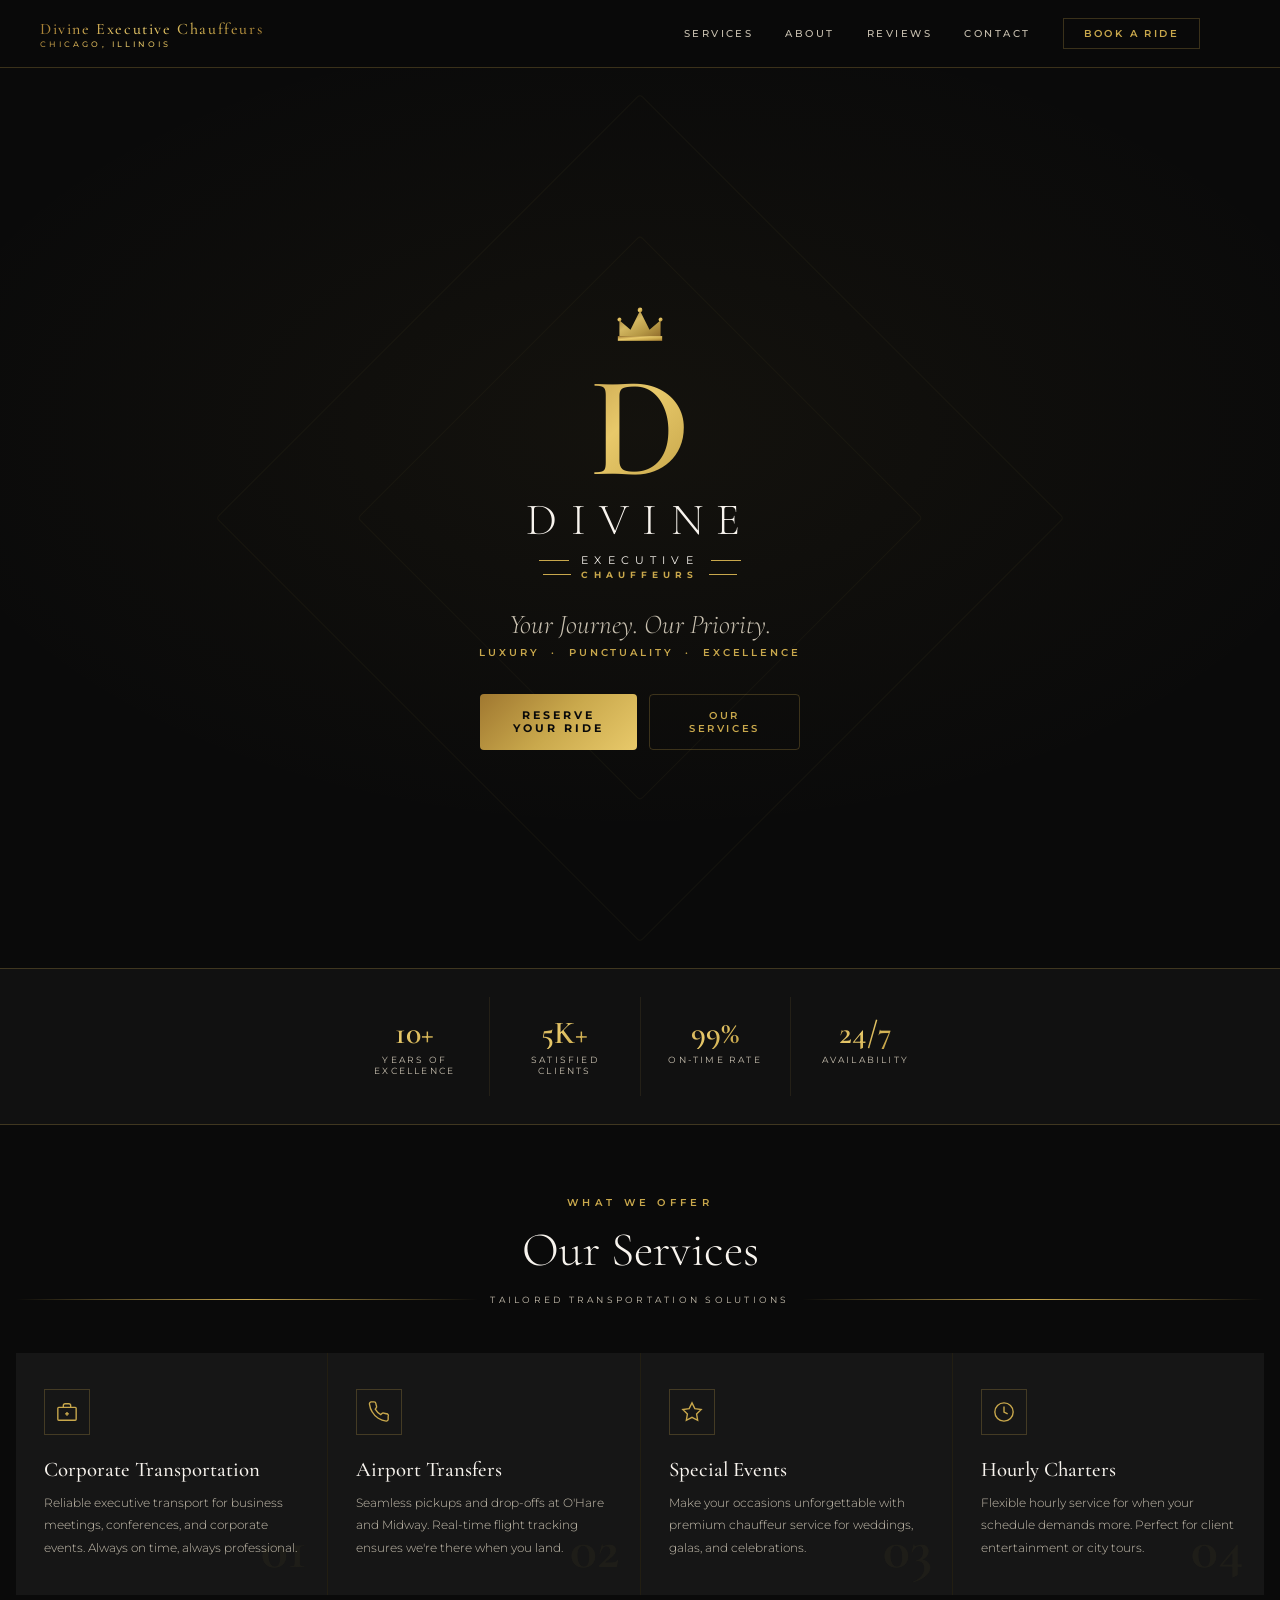
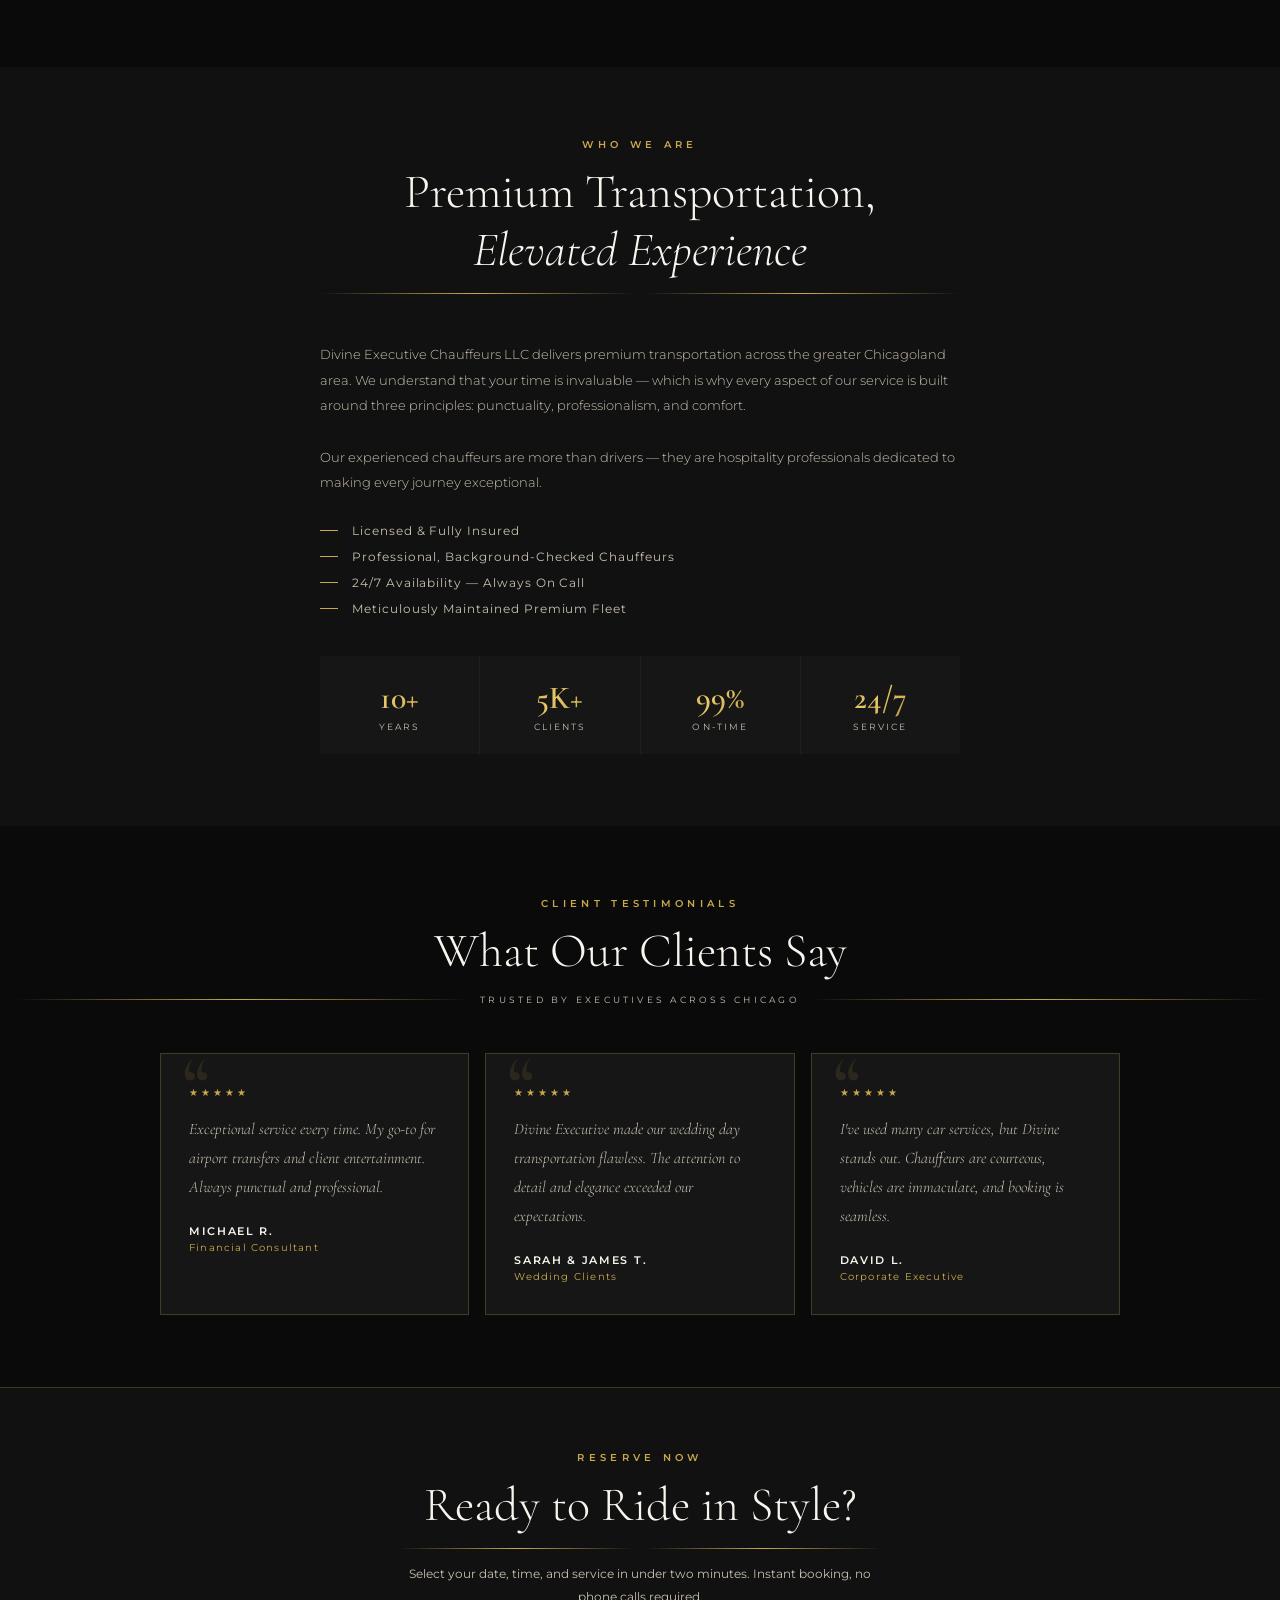
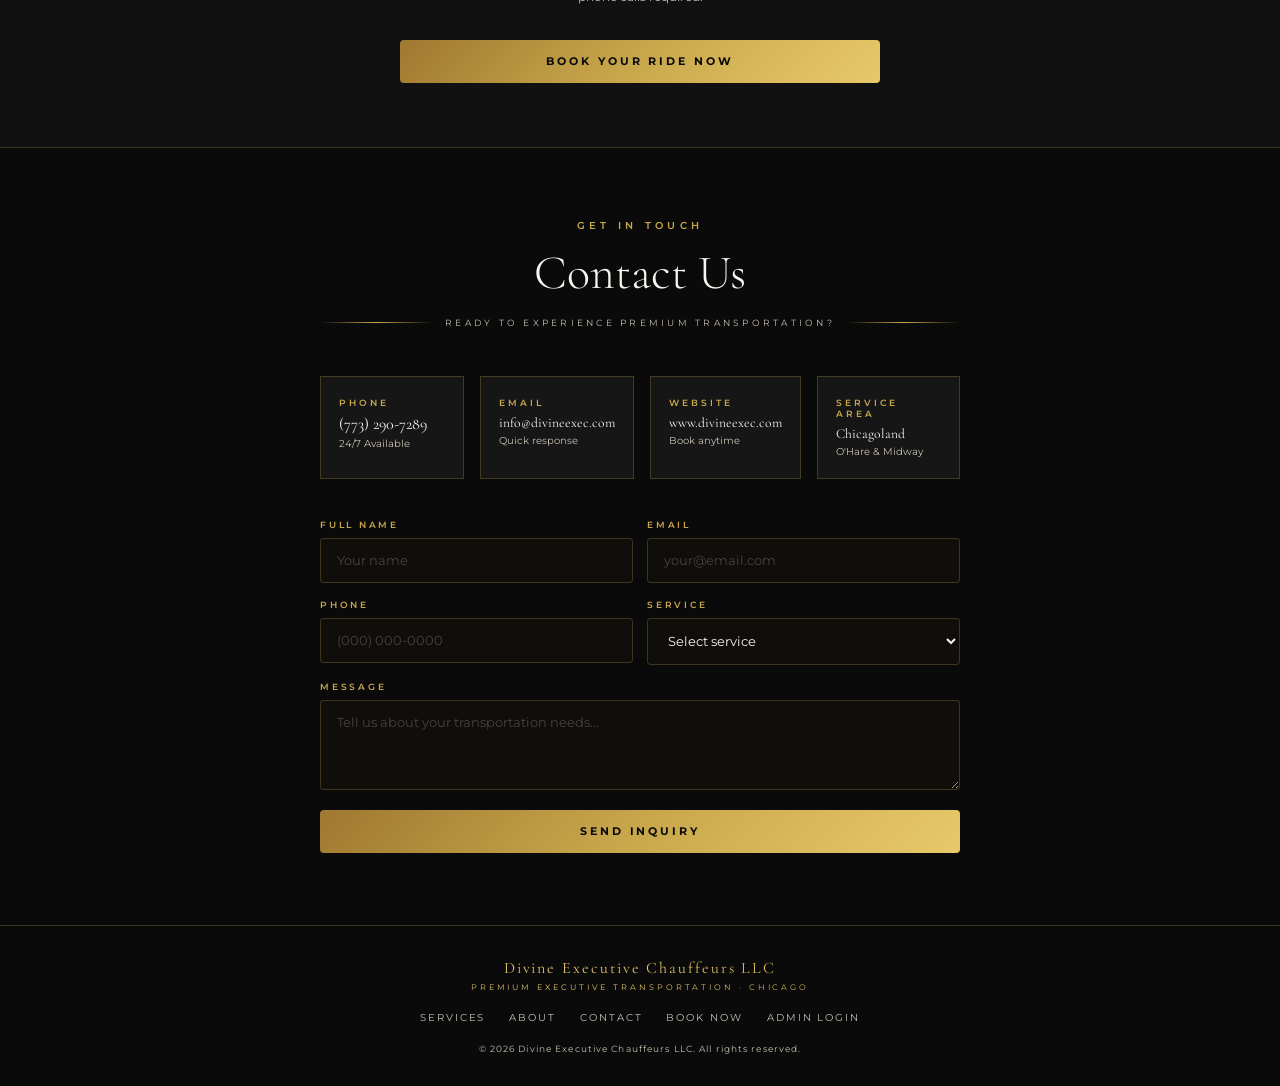
<file: index.html>
<!DOCTYPE html>
<html lang="en">
<head>
<meta charset="UTF-8">
<meta name="viewport" content="width=device-width, initial-scale=1.0">
<title>Divine Executive Chauffeurs | Premium Chicago Transportation</title>
<link rel="icon" type="image/svg+xml" href="favicon.svg">
<link href="https://fonts.googleapis.com/css2?family=Cormorant+Garamond:ital,wght@0,300;0,400;0,500;0,600;0,700;1,300;1,400&family=Montserrat:wght@300;400;500;600;700&display=swap" rel="stylesheet">
<style>
*{margin:0;padding:0;box-sizing:border-box;-webkit-tap-highlight-color:transparent}
:root{
  --gold:#C9A84C;
  --gold-light:#E8C96A;
  --gold-dark:#A07830;
  --gold-faint:rgba(201,168,76,0.12);
  --gold-border:rgba(201,168,76,0.25);
  --black:#0A0A0A;
  --black-rich:#111111;
  --black-card:#161616;
  --black-hover:#1e1e1e;
  --white:#F8F4EE;
  --white-muted:#C8C0B0;
  --white-dim:rgba(248,244,238,0.5);
  --serif:'Cormorant Garamond',serif;
  --sans:'Montserrat',sans-serif;
  --radius:4px;
}
html{scroll-behavior:smooth;font-size:16px}
body{background:var(--black);color:var(--white);font-family:var(--sans);overflow-x:hidden;-webkit-font-smoothing:antialiased}

/* ── UTILS ── */
.gold-text{background:linear-gradient(135deg,var(--gold-dark) 0%,var(--gold-light) 45%,var(--gold) 70%,var(--gold-dark) 100%);-webkit-background-clip:text;-webkit-text-fill-color:transparent;background-clip:text}
.eyebrow{font-size:.6rem;letter-spacing:.45em;text-transform:uppercase;color:var(--gold);font-weight:600;display:block;margin-bottom:14px}
.section-title{font-family:var(--serif);font-size:clamp(2rem,6vw,3rem);font-weight:300;color:var(--white);line-height:1.2}
.divider{display:flex;align-items:center;gap:12px;margin:14px 0}
.divider::before,.divider::after{content:'';flex:1;height:1px;background:linear-gradient(90deg,transparent,var(--gold),transparent)}
.divider span{font-size:.58rem;letter-spacing:.35em;text-transform:uppercase;color:var(--white-muted);white-space:nowrap}
.page{display:none}
.page.active{display:block}
.btn-gold{background:linear-gradient(135deg,var(--gold-dark),var(--gold),var(--gold-light));color:var(--black);border:none;padding:15px 32px;font-size:.66rem;letter-spacing:.28em;text-transform:uppercase;font-family:var(--sans);font-weight:700;cursor:pointer;width:100%;transition:opacity .25s;border-radius:var(--radius)}
.btn-gold:hover{opacity:.88}
.btn-outline{background:transparent;border:1px solid var(--gold-border);color:var(--gold);padding:14px 28px;font-size:.64rem;letter-spacing:.25em;text-transform:uppercase;font-family:var(--sans);font-weight:600;cursor:pointer;width:100%;transition:all .25s;border-radius:var(--radius)}
.btn-outline:hover{border-color:var(--gold);background:rgba(201,168,76,.06)}

/* ── NAV (mobile-first) ── */
nav{
  position:sticky;top:0;z-index:200;
  background:rgba(10,10,10,.96);
  backdrop-filter:blur(12px);
  border-bottom:1px solid var(--gold-border);
  padding:0 16px;
  height:60px;
  display:flex;align-items:center;justify-content:space-between
}
.nav-logo{font-family:var(--serif);font-size:1rem;letter-spacing:.1em;font-weight:500;cursor:pointer}
.nav-logo small{display:block;font-family:var(--sans);font-size:.48rem;letter-spacing:.4em;color:var(--gold);text-transform:uppercase;margin-top:1px}
.hamburger{background:none;border:none;cursor:pointer;padding:6px;display:flex;flex-direction:column;gap:5px}
.hamburger span{display:block;width:22px;height:1.5px;background:var(--gold);transition:all .3s}
.hamburger.open span:nth-child(1){transform:translateY(6.5px) rotate(45deg)}
.hamburger.open span:nth-child(2){opacity:0}
.hamburger.open span:nth-child(3){transform:translateY(-6.5px) rotate(-45deg)}
.mobile-menu{
  position:fixed;top:60px;left:0;right:0;
  background:rgba(10,10,10,.98);
  z-index:1000;
  border-bottom:1px solid var(--gold-border);
  padding:0;max-height:0;overflow:hidden;transition:max-height .3s ease,padding .3s
}
.mobile-menu.open{max-height:400px;padding:16px 0}
.mobile-menu a{display:block;padding:14px 24px;font-size:.7rem;letter-spacing:.3em;text-transform:uppercase;color:var(--white-muted);text-decoration:none;border-bottom:1px solid rgba(201,168,76,.07);transition:color .2s}
.mobile-menu a:last-child{border-bottom:none}
.mobile-menu a:hover,.mobile-menu a.active{color:var(--gold)}
.nav-desktop{display:none}
@media(min-width:768px){
  nav{padding:0 40px;height:68px}
  .hamburger{display:none}
  .mobile-menu{display:none}
  .nav-desktop{display:flex;align-items:center;gap:32px}
  .nav-desktop a{color:var(--white-muted);text-decoration:none;font-size:.62rem;letter-spacing:.25em;text-transform:uppercase;font-weight:500;transition:color .25s;cursor:pointer}
  .nav-desktop a:hover{color:var(--gold)}
  .nav-cta-btn{background:transparent;border:1px solid var(--gold-border);color:var(--gold);padding:9px 20px;font-size:.6rem;letter-spacing:.25em;text-transform:uppercase;font-family:var(--sans);font-weight:600;cursor:pointer;transition:all .25s}
  .nav-cta-btn:hover{background:var(--gold);color:var(--black)}
}

/* ══════════════════════════════════
   PAGE: MAIN WEBSITE
══════════════════════════════════ */

/* ── HERO ── */
#hero{
  min-height:100svh;
  display:flex;align-items:center;justify-content:center;
  text-align:center;
  padding:80px 24px 60px;
  position:relative;overflow:hidden
}
.hero-bg{position:absolute;inset:0;background:radial-gradient(ellipse 90% 70% at 50% 40%,rgba(201,168,76,.05) 0%,transparent 65%)}
.hero-ring{position:absolute;top:50%;left:50%;transform:translate(-50%,-50%) rotate(45deg);border:1px solid rgba(201,168,76,.05);border-radius:var(--radius)}
.hero-content{position:relative;z-index:2;max-width:560px;margin:0 auto}
.crown-wrap{width:52px;height:38px;margin:0 auto 20px}
.crown-wrap svg{width:100%;height:100%}
.d-mono{font-family:var(--serif);font-size:clamp(5rem,20vw,9rem);font-weight:600;line-height:.9;display:block;margin-bottom:0}
.brand-name{font-family:var(--serif);font-size:clamp(1.6rem,7vw,2.8rem);font-weight:300;letter-spacing:.3em;text-transform:uppercase;color:var(--white)}
.brand-executive{display:flex;align-items:center;gap:12px;justify-content:center;margin:6px 0 2px}
.brand-executive::before,.brand-executive::after{content:'';width:30px;height:1px;background:var(--gold)}
.brand-executive span{font-size:.7rem;letter-spacing:.55em;text-transform:uppercase;font-weight:400;color:var(--white)}
.brand-chauffeurs{display:flex;align-items:center;gap:10px;justify-content:center;margin-bottom:28px}
.brand-chauffeurs::before,.brand-chauffeurs::after{content:'';width:28px;height:1px;background:var(--gold)}
.brand-chauffeurs span{font-size:.58rem;letter-spacing:.55em;text-transform:uppercase;color:var(--gold);font-weight:700}
.hero-tagline{font-family:var(--serif);font-size:clamp(1.1rem,4vw,1.7rem);font-style:italic;font-weight:300;color:var(--white-muted);margin-bottom:6px}
.hero-pillars{font-size:.6rem;letter-spacing:.3em;text-transform:uppercase;color:var(--gold);font-weight:600;margin-bottom:36px}
.hero-btns{display:flex;flex-direction:column;gap:12px;max-width:320px;margin:0 auto}
@media(min-width:480px){.hero-btns{flex-direction:row}.hero-btns .btn-gold,.hero-btns .btn-outline{flex:1}}

/* ── STATS ── */
#stats{
  background:var(--black-rich);
  border-top:1px solid var(--gold-border);
  border-bottom:1px solid var(--gold-border);
  padding:28px 16px
}
.stats-grid{display:grid;grid-template-columns:repeat(2,1fr);gap:1px;background:rgba(201,168,76,.1);max-width:600px;margin:0 auto}
.stat-cell{background:var(--black-rich);padding:20px 16px;text-align:center}
.stat-n{font-family:var(--serif);font-size:2rem;font-weight:600;display:block;line-height:1}
.stat-l{font-size:.55rem;letter-spacing:.25em;text-transform:uppercase;color:var(--white-muted);display:block;margin-top:5px}
@media(min-width:600px){.stats-grid{grid-template-columns:repeat(4,1fr)}}

/* ── SERVICES ── */
#services{padding:72px 16px}
.section-head{text-align:center;margin-bottom:48px}
.svc-grid{display:grid;gap:1px;background:var(--gold-faint)}
.svc-card{background:var(--black-card);padding:36px 28px;position:relative;overflow:hidden;transition:background .25s}
.svc-card:active{background:var(--black-hover)}
.svc-top-bar{position:absolute;top:0;left:0;right:0;height:2px;background:linear-gradient(90deg,transparent,var(--gold),transparent);opacity:0;transition:opacity .3s}
.svc-card:hover .svc-top-bar{opacity:1}
.svc-ico{width:46px;height:46px;border:1px solid var(--gold-border);display:flex;align-items:center;justify-content:center;margin-bottom:22px}
.svc-ico svg{width:22px;height:22px;stroke:var(--gold);fill:none;stroke-width:1.5}
.svc-name{font-family:var(--serif);font-size:1.3rem;font-weight:500;color:var(--white);margin-bottom:10px}
.svc-desc{font-size:.76rem;line-height:1.85;color:var(--white-muted);font-weight:300}
.svc-num{position:absolute;bottom:18px;right:20px;font-family:var(--serif);font-size:3.5rem;font-weight:700;color:rgba(201,168,76,.05);line-height:1}
@media(min-width:600px){.svc-grid{grid-template-columns:1fr 1fr}}
@media(min-width:960px){.svc-grid{grid-template-columns:repeat(4,1fr)}}

/* ── ABOUT ── */
#about{background:var(--black-rich);padding:72px 16px}
.about-wrap{max-width:640px;margin:0 auto}
.about-body{font-size:.8rem;line-height:2;color:var(--white-muted);font-weight:300;margin-bottom:28px}
.check-list{display:flex;flex-direction:column;gap:12px;margin-bottom:36px}
.check-item{display:flex;align-items:center;gap:14px;font-size:.74rem;letter-spacing:.08em;color:var(--white-muted)}
.check-item::before{content:'';width:18px;height:1px;background:var(--gold);flex-shrink:0}
.about-stats{display:grid;grid-template-columns:repeat(2,1fr);gap:1px;background:rgba(201,168,76,.1);margin-top:40px}
.about-stat{background:var(--black-card);padding:22px 16px;text-align:center}
.about-stat-n{font-family:var(--serif);font-size:2rem;font-weight:600;display:block}
.about-stat-l{font-size:.58rem;letter-spacing:.22em;text-transform:uppercase;color:var(--white-muted);display:block;margin-top:4px}
@media(min-width:600px){.about-stats{grid-template-columns:repeat(4,1fr)}}

/* ── TESTIMONIALS ── */
#testimonials{padding:72px 16px}
.reviews-grid{display:grid;gap:16px;max-width:960px;margin:0 auto}
.review-card{background:var(--black-card);border:1px solid var(--gold-border);padding:32px 28px;position:relative}
.review-card::before{content:'\201C';font-family:var(--serif);font-size:4.5rem;line-height:0;position:absolute;top:28px;left:22px;color:rgba(201,168,76,.12);font-weight:700}
.stars{color:var(--gold);font-size:.65rem;letter-spacing:3px;margin-bottom:16px;display:block}
.review-text{font-family:var(--serif);font-size:1rem;font-style:italic;font-weight:300;color:var(--white-muted);line-height:1.8;margin-bottom:22px}
.review-author{font-size:.7rem;font-weight:600;letter-spacing:.15em;text-transform:uppercase;color:var(--white)}
.review-role{font-size:.62rem;letter-spacing:.12em;color:var(--gold);margin-top:3px}
@media(min-width:700px){.reviews-grid{grid-template-columns:1fr 1fr}}
@media(min-width:960px){.reviews-grid{grid-template-columns:repeat(3,1fr)}}

/* ── BOOKING CTA SECTION ── */
#booking-cta{background:var(--black-rich);border-top:1px solid var(--gold-border);border-bottom:1px solid var(--gold-border);padding:64px 16px;text-align:center}
.cta-inner{max-width:480px;margin:0 auto}
.cta-inner .section-title{margin-bottom:12px}
.cta-sub{font-size:.78rem;line-height:1.8;color:var(--white-muted);margin-bottom:32px}

/* ── CONTACT ── */
#contact{padding:72px 16px}
.contact-wrap{max-width:640px;margin:0 auto}
.contact-info{display:grid;grid-template-columns:1fr 1fr;gap:16px;margin-bottom:40px}
.ci-card{background:var(--black-card);border:1px solid var(--gold-border);padding:20px 18px}
.ci-lbl{font-size:.55rem;letter-spacing:.35em;text-transform:uppercase;color:var(--gold);font-weight:600;display:block;margin-bottom:6px}
.ci-val{font-family:var(--serif);font-size:1rem;color:var(--white)}
.ci-sub{font-size:.65rem;color:var(--white-muted);margin-top:3px}
@media(min-width:600px){.contact-info{grid-template-columns:repeat(4,1fr)}}
.form-field{margin-bottom:16px}
.field-label{font-size:.58rem;letter-spacing:.3em;text-transform:uppercase;color:var(--gold);font-weight:600;display:block;margin-bottom:8px}
.field-input{width:100%;background:rgba(201,168,76,.03);border:1px solid var(--gold-border);color:var(--white);padding:14px 16px;font-family:var(--sans);font-size:.8rem;outline:none;transition:border-color .25s;border-radius:var(--radius)}
.field-input:focus{border-color:rgba(201,168,76,.6)}
.field-input::placeholder{color:rgba(200,192,176,.3)}
select.field-input option{background:var(--black-rich);color:var(--white)}
textarea.field-input{resize:vertical;min-height:90px}
.form-row-2{display:grid;grid-template-columns:1fr 1fr;gap:14px}

/* ── FOOTER ── */
footer{background:var(--black);border-top:1px solid var(--gold-border);padding:32px 16px;text-align:center}
.footer-brand{font-family:var(--serif);font-size:1rem;letter-spacing:.12em}
.footer-brand small{display:block;font-family:var(--sans);font-size:.52rem;letter-spacing:.35em;color:var(--gold);text-transform:uppercase;margin-top:4px}
.footer-links{display:flex;justify-content:center;gap:24px;margin:20px 0}
.footer-links a{color:var(--white-muted);text-decoration:none;font-size:.6rem;letter-spacing:.2em;text-transform:uppercase;cursor:pointer;transition:color .2s}
.footer-links a:hover{color:var(--gold)}
.footer-copy{font-size:.58rem;letter-spacing:.12em;color:var(--white-muted)}

/* ══════════════════════════════════
   PAGE: BOOKING
══════════════════════════════════ */
#page-booking{background:var(--black);min-height:100vh;padding:40px 16px 60px}
.booking-header{text-align:center;margin-bottom:36px}
.booking-header .section-title{margin-bottom:8px}
.booking-header p{font-size:.78rem;color:var(--white-muted);line-height:1.7}
.booking-flow{max-width:560px;margin:0 auto}

/* Steps indicator */
.steps-bar{display:flex;align-items:center;margin-bottom:40px}
.step-item{flex:1;text-align:center;position:relative}
.step-circle{width:32px;height:32px;border-radius:50%;border:1px solid var(--gold-border);display:flex;align-items:center;justify-content:center;font-size:.58rem;font-weight:700;letter-spacing:.05em;color:var(--white-muted);margin:0 auto 6px;transition:all .3s}
.step-circle.done{background:var(--gold);border-color:var(--gold);color:var(--black)}
.step-circle.active{border-color:var(--gold);color:var(--gold)}
.step-label{font-size:.52rem;letter-spacing:.2em;text-transform:uppercase;color:var(--white-muted)}
.step-connector{flex:0 0 40px;height:1px;background:var(--gold-border);margin-bottom:20px}
.step-connector.done{background:var(--gold)}

/* Booking step panels */
.bstep{display:none}
.bstep.active{display:block}

/* Service picker */
.service-pick-grid{display:grid;grid-template-columns:1fr 1fr;gap:10px;margin-bottom:24px}
.svc-pick-btn{background:var(--black-card);border:1px solid var(--gold-border);padding:20px 14px;text-align:left;cursor:pointer;transition:all .25s;position:relative;color:var(--white);border-radius:var(--radius)}
.svc-pick-btn:hover{border-color:rgba(201,168,76,.5)}
.svc-pick-btn.selected{border-color:var(--gold);background:rgba(201,168,76,.06)}
.svc-pick-btn.selected::after{content:'✓';position:absolute;top:8px;right:10px;color:var(--gold);font-size:.7rem;font-weight:700}
.svc-pick-ico{font-family:var(--serif);font-size:1.6rem;color:var(--gold);display:block;margin-bottom:8px;line-height:1}
.svc-pick-name{font-size:.7rem;font-weight:600;letter-spacing:.08em;color:var(--white);display:block;margin-bottom:3px}
.svc-pick-dur{font-size:.6rem;color:var(--white-muted)}

/* Calendar */
.cal-header{display:flex;align-items:center;justify-content:space-between;margin-bottom:20px}
.cal-month{font-family:var(--serif);font-size:1.4rem;font-weight:500;color:var(--white)}
.cal-nav{background:none;border:1px solid var(--gold-border);color:var(--gold);width:34px;height:34px;cursor:pointer;font-size:1rem;transition:all .25s;display:flex;align-items:center;justify-content:center}
.cal-nav:hover{background:var(--gold-faint)}
.cal-grid{display:grid;grid-template-columns:repeat(7,1fr);gap:3px;margin-bottom:20px}
.cal-dow{text-align:center;font-size:.52rem;letter-spacing:.15em;text-transform:uppercase;color:var(--white-muted);padding:4px 0;font-weight:600}
.cal-day{
  aspect-ratio:1;display:flex;align-items:center;justify-content:center;
  font-size:.72rem;cursor:pointer;
  border:1px solid transparent;
  transition:all .2s;border-radius:var(--radius);font-weight:500
}
.cal-day.other-month{color:rgba(200,192,176,.2);cursor:default}
.cal-day.blocked{color:rgba(200,192,176,.2);cursor:not-allowed;text-decoration:line-through}
.cal-day.available:hover{border-color:var(--gold-border);background:var(--gold-faint);color:var(--gold)}
.cal-day.selected{background:var(--gold);color:var(--black);font-weight:700;border-color:var(--gold)}
.cal-day.today{color:var(--gold);font-weight:700}
.cal-legend{display:flex;gap:16px;font-size:.58rem;letter-spacing:.12em;color:var(--white-muted);margin-bottom:24px}
.legend-dot{width:8px;height:8px;border-radius:50%;flex-shrink:0;margin-top:3px}

/* Time slots */
.time-grid{display:grid;grid-template-columns:repeat(3,1fr);gap:8px;margin-bottom:24px}
.time-slot{
  padding:12px 8px;text-align:center;
  background:var(--black-card);border:1px solid var(--gold-border);
  cursor:pointer;transition:all .2s;border-radius:var(--radius)
}
.time-slot:hover{border-color:rgba(201,168,76,.5)}
.time-slot.selected{background:var(--gold);border-color:var(--gold)}
.time-slot.selected .ts-time{color:var(--black)}
.time-slot.booked{opacity:.35;cursor:not-allowed;border-style:dashed}
.ts-time{font-size:.7rem;font-weight:600;color:var(--white);display:block}
.time-slot.selected .ts-period{color:var(--black)}
.ts-period{font-size:.55rem;color:var(--white-muted);letter-spacing:.1em}

/* Booking confirm */
.booking-summary{background:var(--black-card);border:1px solid var(--gold-border);padding:24px 20px;margin-bottom:24px;border-radius:var(--radius)}
.bs-row{display:flex;justify-content:space-between;align-items:baseline;padding:8px 0;border-bottom:1px solid rgba(201,168,76,.07)}
.bs-row:last-child{border-bottom:none}
.bs-lbl{font-size:.62rem;letter-spacing:.2em;text-transform:uppercase;color:var(--white-muted)}
.bs-val{font-family:var(--serif);font-size:1rem;color:var(--white)}

/* Confirmation screen */
.confirm-screen{text-align:center;padding:40px 0}
.confirm-icon{width:64px;height:64px;border:1px solid var(--gold);border-radius:50%;display:flex;align-items:center;justify-content:center;margin:0 auto 24px}
.confirm-icon svg{width:28px;height:28px;stroke:var(--gold);fill:none;stroke-width:1.5}
.confirm-title{font-family:var(--serif);font-size:2rem;font-weight:300;color:var(--white);margin-bottom:10px}
.confirm-sub{font-size:.78rem;color:var(--white-muted);line-height:1.8;margin-bottom:32px}

/* ══════════════════════════════════
   PAGE: DASHBOARD
══════════════════════════════════ */
#page-dashboard{background:var(--black);min-height:100vh;padding:0 0 60px}
.dash-topbar{background:var(--black-rich);border-bottom:1px solid var(--gold-border);padding:16px 20px;display:flex;align-items:center;justify-content:space-between}
.dash-title{font-family:var(--serif);font-size:1.3rem;font-weight:500}
.dash-title small{display:block;font-family:var(--sans);font-size:.52rem;letter-spacing:.3em;color:var(--gold);text-transform:uppercase;margin-top:2px}
.dash-badge{background:var(--gold-faint);border:1px solid var(--gold-border);padding:5px 12px;font-size:.58rem;letter-spacing:.2em;text-transform:uppercase;color:var(--gold)}

.dash-tabs{display:flex;border-bottom:1px solid var(--gold-border);background:var(--black-rich)}
.dash-tab{flex:1;padding:14px 8px;font-size:.58rem;letter-spacing:.2em;text-transform:uppercase;text-align:center;cursor:pointer;color:var(--white-muted);background:none;border:none;border-bottom:2px solid transparent;transition:all .25s;font-family:var(--sans);font-weight:600}
.dash-tab.active{color:var(--gold);border-bottom-color:var(--gold)}
.dash-panel{display:none;padding:20px 16px}
.dash-panel.active{display:block}

/* Dashboard stats row */
.dash-kpis{display:grid;grid-template-columns:repeat(2,1fr);gap:10px;margin-bottom:24px}
.kpi-card{background:var(--black-card);border:1px solid var(--gold-border);padding:18px 16px;text-align:center}
.kpi-n{font-family:var(--serif);font-size:2rem;font-weight:600;display:block}
.kpi-l{font-size:.55rem;letter-spacing:.2em;text-transform:uppercase;color:var(--white-muted);display:block;margin-top:4px}

/* Bookings list */
.booking-list{display:flex;flex-direction:column;gap:10px}
.booking-item{background:var(--black-card);border:1px solid var(--gold-border);padding:16px 18px;display:flex;align-items:flex-start;gap:14px;position:relative}
.bi-date-box{background:var(--gold-faint);border:1px solid var(--gold-border);padding:8px 10px;text-align:center;min-width:48px;flex-shrink:0}
.bi-date-d{font-family:var(--serif);font-size:1.4rem;font-weight:600;line-height:1;display:block}
.bi-date-m{font-size:.5rem;letter-spacing:.2em;text-transform:uppercase;color:var(--gold);display:block;margin-top:2px}
.bi-info{flex:1}
.bi-name{font-size:.8rem;font-weight:600;color:var(--white);margin-bottom:4px}
.bi-meta{font-size:.65rem;color:var(--white-muted)}
.bi-svc{font-size:.58rem;letter-spacing:.15em;text-transform:uppercase;color:var(--gold);font-weight:600;margin-top:4px;display:block}
.bi-status{position:absolute;top:12px;right:14px;font-size:.52rem;letter-spacing:.12em;text-transform:uppercase;font-weight:700;padding:3px 8px;border-radius:2px}
.status-confirmed{background:rgba(29,158,117,.15);color:#5DCAA5}
.status-pending{background:rgba(239,159,39,.12);color:#EF9F27}
.status-cancelled{background:rgba(226,75,74,.12);color:#F09595}

/* Availability builder */
.avail-section{margin-bottom:28px}
.avail-section-title{font-size:.65rem;letter-spacing:.3em;text-transform:uppercase;color:var(--gold);font-weight:700;padding-bottom:10px;border-bottom:1px solid var(--gold-border);margin-bottom:16px}
.day-row{display:flex;align-items:center;gap:12px;padding:12px 0;border-bottom:1px solid rgba(201,168,76,.06)}
.day-toggle{position:relative;width:38px;height:20px;flex-shrink:0}
.day-toggle input{opacity:0;width:0;height:0}
.toggle-slider{position:absolute;inset:0;background:rgba(201,168,76,.15);cursor:pointer;border-radius:20px;transition:.3s}
.toggle-slider::before{content:'';position:absolute;height:14px;width:14px;left:3px;bottom:3px;background:var(--white-muted);border-radius:50%;transition:.3s}
.day-toggle input:checked+.toggle-slider{background:var(--gold)}
.day-toggle input:checked+.toggle-slider::before{transform:translateX(18px);background:var(--black)}
.day-name{font-size:.72rem;font-weight:600;color:var(--white);min-width:88px}
.time-range{display:flex;align-items:center;gap:8px;flex:1}
.time-select{background:var(--black-card);border:1px solid var(--gold-border);color:var(--white);padding:6px 8px;font-family:var(--sans);font-size:.65rem;outline:none;cursor:pointer;flex:1;min-width:0}
.time-select:disabled{opacity:.3}
.time-dash{font-size:.7rem;color:var(--white-muted)}

/* Block dates */
.blocked-dates-wrap{margin-top:12px}
.blocked-date-item{display:flex;justify-content:space-between;align-items:center;padding:10px 14px;background:var(--black-card);border:1px solid var(--gold-border);margin-bottom:8px}
.bd-date{font-family:var(--serif);font-size:.95rem;color:var(--white)}
.bd-del{background:none;border:none;color:rgba(240,149,149,.6);cursor:pointer;font-size:.75rem;letter-spacing:.1em;font-family:var(--sans);padding:4px 8px;transition:color .2s}
.bd-del:hover{color:#F09595}
.add-block-row{display:flex;gap:10px;margin-top:12px}
.add-block-row input{flex:1;background:var(--black-card);border:1px solid var(--gold-border);color:var(--white);padding:10px 12px;font-family:var(--sans);font-size:.75rem;outline:none}
.add-block-row input::-webkit-calendar-picker-indicator{filter:invert(1) sepia(1) saturate(2) hue-rotate(10deg)}
.btn-add-block{background:var(--gold-faint);border:1px solid var(--gold-border);color:var(--gold);padding:10px 16px;font-size:.6rem;letter-spacing:.2em;text-transform:uppercase;font-family:var(--sans);font-weight:700;cursor:pointer;white-space:nowrap}

/* Slot duration */
.slot-options{display:flex;gap:8px;flex-wrap:wrap;margin-top:10px}
.slot-opt{background:var(--black-card);border:1px solid var(--gold-border);padding:9px 16px;font-size:.65rem;letter-spacing:.15em;text-transform:uppercase;color:var(--white-muted);cursor:pointer;transition:all .2s;font-family:var(--sans);font-weight:600}
.slot-opt.active{background:var(--gold);border-color:var(--gold);color:var(--black)}

/* Save bar */
.save-bar{background:var(--black-rich);border-top:1px solid var(--gold-border);padding:16px 20px;position:sticky;bottom:0}
</style>
</head>
<body>

<!-- ═══════ NAV ═══════ -->
<nav id="main-nav">
  <div class="nav-logo gold-text" onclick="window.location.href='index.html'">
    Divine Executive Chauffeurs
    <small>Chicago, Illinois</small>
  </div>
  <!-- mobile hamburger -->
  <button class="hamburger" id="ham-btn" aria-label="Menu" onclick="toggleMenu()">
    <span></span><span></span><span></span>
  </button>
  <!-- desktop links -->
  <nav class="nav-desktop">
    <a href="#services" data-scroll-target="services">Services</a>
    <a href="#about" data-scroll-target="about">About</a>
    <a href="#testimonials" data-scroll-target="testimonials">Reviews</a>
    <a href="#contact" data-scroll-target="contact">Contact</a>
    <button class="nav-cta-btn" onclick="window.location.href='booking.html'">Book a Ride</button>
  </nav>
</nav>
<!-- mobile menu drawer -->
<div class="mobile-menu" id="mobile-menu">
  <a href="#services" data-scroll-target="services">Services</a>
  <a href="#about" data-scroll-target="about">About</a>
  <a href="#testimonials" data-scroll-target="testimonials">Reviews</a>
  <a href="#contact" data-scroll-target="contact">Contact</a>
  <a href="booking.html">Book a Ride</a>
  <a href="#" onclick="event.preventDefault();closeMenu();showPage('admin-login')">Admin Login</a>
</div>

<!-- ═══════════════════════════════════════
     PAGE: MAIN SITE
═══════════════════════════════════════ -->
<div id="page-main" class="page active">

  <!-- HERO -->
  <section id="hero">
    <div class="hero-bg"></div>
    <div class="hero-ring" style="width:min(600px,120vw);height:min(600px,120vw)"></div>
    <div class="hero-ring" style="width:min(400px,90vw);height:min(400px,90vw)"></div>
    <div class="hero-content">
      <div class="crown-wrap">
        <svg viewBox="0 0 64 48" fill="none" xmlns="http://www.w3.org/2000/svg">
          <defs>
            <linearGradient id="cg" x1="0%" y1="0%" x2="100%" y2="100%">
              <stop offset="0%" style="stop-color:#A07830"/>
              <stop offset="40%" style="stop-color:#E8C96A"/>
              <stop offset="70%" style="stop-color:#C9A84C"/>
              <stop offset="100%" style="stop-color:#A07830"/>
            </linearGradient>
          </defs>
          <path d="M6 38 L6 18 L20 30 L32 6 L44 30 L58 18 L58 38 Z" fill="url(#cg)" opacity=".9"/>
          <rect x="4" y="38" width="56" height="6" fill="url(#cg)"/>
          <circle cx="32" cy="5" r="3" fill="url(#cg)"/>
          <circle cx="6" cy="17" r="2.5" fill="url(#cg)"/>
          <circle cx="58" cy="17" r="2.5" fill="url(#cg)"/>
        </svg>
      </div>
      <span class="d-mono gold-text">D</span>
      <div class="brand-name">Divine</div>
      <div class="brand-executive"><span>Executive</span></div>
      <div class="brand-chauffeurs"><span>Chauffeurs</span></div>
      <p class="hero-tagline">Your Journey. Our Priority.</p>
      <p class="hero-pillars">Luxury &nbsp;·&nbsp; Punctuality &nbsp;·&nbsp; Excellence</p>
      <div class="hero-btns">
        <button class="btn-gold" onclick="window.location.href='booking.html'">Reserve Your Ride</button>
        <button class="btn-outline" onclick="document.getElementById('services').scrollIntoView({behavior:'smooth'})">Our Services</button>
      </div>
    </div>
  </section>

  <!-- STATS -->
  <div id="stats">
    <div class="stats-grid">
      <div class="stat-cell"><span class="stat-n gold-text">10+</span><span class="stat-l">Years of Excellence</span></div>
      <div class="stat-cell"><span class="stat-n gold-text">5K+</span><span class="stat-l">Satisfied Clients</span></div>
      <div class="stat-cell"><span class="stat-n gold-text">99%</span><span class="stat-l">On-Time Rate</span></div>
      <div class="stat-cell"><span class="stat-n gold-text">24/7</span><span class="stat-l">Availability</span></div>
    </div>
  </div>

  <!-- SERVICES -->
  <section id="services">
    <div class="section-head">
      <span class="eyebrow">What We Offer</span>
      <h2 class="section-title">Our Services</h2>
      <div class="divider"><span>Tailored Transportation Solutions</span></div>
    </div>
    <div class="svc-grid">
      <div class="svc-card">
        <div class="svc-top-bar"></div>
        <div class="svc-ico"><svg viewBox="0 0 24 24"><rect x="2" y="7" width="20" height="14" rx="1"/><path d="M16 7V5a2 2 0 0 0-2-2h-4a2 2 0 0 0-2 2v2"/><line x1="12" y1="12" x2="12" y2="16"/><line x1="10" y1="14" x2="14" y2="14"/></svg></div>
        <h3 class="svc-name">Corporate Transportation</h3>
        <p class="svc-desc">Reliable executive transport for business meetings, conferences, and corporate events. Always on time, always professional.</p>
        <span class="svc-num">01</span>
      </div>
      <div class="svc-card">
        <div class="svc-top-bar"></div>
        <div class="svc-ico"><svg viewBox="0 0 24 24"><path d="M22 16.92v3a2 2 0 0 1-2.18 2 19.79 19.79 0 0 1-8.63-3.07A19.5 19.5 0 0 1 4.69 12 19.79 19.79 0 0 1 1.61 3.41 2 2 0 0 1 3.58 1h3a2 2 0 0 1 2 1.72 12.84 12.84 0 0 0 .7 2.81 2 2 0 0 1-.45 2.11L7.91 8.96a16 16 0 0 0 6 6l1.27-1.27a2 2 0 0 1 2.11-.45 12.84 12.84 0 0 0 2.81.7A2 2 0 0 1 22 16.92z"/></svg></div>
        <h3 class="svc-name">Airport Transfers</h3>
        <p class="svc-desc">Seamless pickups and drop-offs at O'Hare and Midway. Real-time flight tracking ensures we're there when you land.</p>
        <span class="svc-num">02</span>
      </div>
      <div class="svc-card">
        <div class="svc-top-bar"></div>
        <div class="svc-ico"><svg viewBox="0 0 24 24"><polygon points="12 2 15.09 8.26 22 9.27 17 14.14 18.18 21.02 12 17.77 5.82 21.02 7 14.14 2 9.27 8.91 8.26 12 2"/></svg></div>
        <h3 class="svc-name">Special Events</h3>
        <p class="svc-desc">Make your occasions unforgettable with premium chauffeur service for weddings, galas, and celebrations.</p>
        <span class="svc-num">03</span>
      </div>
      <div class="svc-card">
        <div class="svc-top-bar"></div>
        <div class="svc-ico"><svg viewBox="0 0 24 24"><circle cx="12" cy="12" r="10"/><polyline points="12 6 12 12 16 14"/></svg></div>
        <h3 class="svc-name">Hourly Charters</h3>
        <p class="svc-desc">Flexible hourly service for when your schedule demands more. Perfect for client entertainment or city tours.</p>
        <span class="svc-num">04</span>
      </div>
    </div>
  </section>

  <!-- ABOUT -->
  <section id="about">
    <div class="about-wrap">
      <div class="section-head">
        <span class="eyebrow">Who We Are</span>
        <h2 class="section-title">Premium Transportation,<br><em style="font-weight:300">Elevated Experience</em></h2>
        <div class="divider"></div>
      </div>
      <p class="about-body">Divine Executive Chauffeurs LLC delivers premium transportation across the greater Chicagoland area. We understand that your time is invaluable — which is why every aspect of our service is built around three principles: punctuality, professionalism, and comfort.<br><br>Our experienced chauffeurs are more than drivers — they are hospitality professionals dedicated to making every journey exceptional.</p>
      <div class="check-list">
        <div class="check-item">Licensed &amp; Fully Insured</div>
        <div class="check-item">Professional, Background-Checked Chauffeurs</div>
        <div class="check-item">24/7 Availability — Always On Call</div>
        <div class="check-item">Meticulously Maintained Premium Fleet</div>
      </div>
      <div class="about-stats">
        <div class="about-stat"><span class="about-stat-n gold-text">10+</span><span class="about-stat-l">Years</span></div>
        <div class="about-stat"><span class="about-stat-n gold-text">5K+</span><span class="about-stat-l">Clients</span></div>
        <div class="about-stat"><span class="about-stat-n gold-text">99%</span><span class="about-stat-l">On-Time</span></div>
        <div class="about-stat"><span class="about-stat-n gold-text">24/7</span><span class="about-stat-l">Service</span></div>
      </div>
    </div>
  </section>

  <!-- TESTIMONIALS -->
  <section id="testimonials">
    <div class="section-head">
      <span class="eyebrow">Client Testimonials</span>
      <h2 class="section-title">What Our Clients Say</h2>
      <div class="divider"><span>Trusted by Executives Across Chicago</span></div>
    </div>
    <div class="reviews-grid">
      <div class="review-card">
        <span class="stars">★★★★★</span>
        <p class="review-text">Exceptional service every time. My go-to for airport transfers and client entertainment. Always punctual and professional.</p>
        <div class="review-author">Michael R.</div>
        <div class="review-role">Financial Consultant</div>
      </div>
      <div class="review-card">
        <span class="stars">★★★★★</span>
        <p class="review-text">Divine Executive made our wedding day transportation flawless. The attention to detail and elegance exceeded our expectations.</p>
        <div class="review-author">Sarah &amp; James T.</div>
        <div class="review-role">Wedding Clients</div>
      </div>
      <div class="review-card">
        <span class="stars">★★★★★</span>
        <p class="review-text">I've used many car services, but Divine stands out. Chauffeurs are courteous, vehicles are immaculate, and booking is seamless.</p>
        <div class="review-author">David L.</div>
        <div class="review-role">Corporate Executive</div>
      </div>
    </div>
  </section>

  <!-- BOOKING CTA -->
  <section id="booking-cta">
    <div class="cta-inner">
      <span class="eyebrow">Reserve Now</span>
      <h2 class="section-title">Ready to Ride in Style?</h2>
      <div class="divider"></div>
      <p class="cta-sub">Select your date, time, and service in under two minutes. Instant booking, no phone calls required.</p>
      <button class="btn-gold" onclick="window.location.href='booking.html'">Book Your Ride Now</button>
    </div>
  </section>

  <!-- CONTACT -->
  <section id="contact">
    <div class="contact-wrap">
      <div class="section-head">
        <span class="eyebrow">Get in Touch</span>
        <h2 class="section-title">Contact Us</h2>
        <div class="divider"><span>Ready to Experience Premium Transportation?</span></div>
      </div>
      <div class="contact-info">
        <div class="ci-card">
          <span class="ci-lbl">Phone</span>
          <div class="ci-val">(773) 290-7289</div>
          <div class="ci-sub">24/7 Available</div>
        </div>
        <div class="ci-card">
          <span class="ci-lbl">Email</span>
          <div class="ci-val" style="font-size:.85rem">info@divineexec.com</div>
          <div class="ci-sub">Quick response</div>
        </div>
        <div class="ci-card">
          <span class="ci-lbl">Website</span>
          <div class="ci-val" style="font-size:.85rem">www.divineexec.com</div>
          <div class="ci-sub">Book anytime</div>
        </div>
        <div class="ci-card">
          <span class="ci-lbl">Service Area</span>
          <div class="ci-val" style="font-size:.85rem">Chicagoland</div>
          <div class="ci-sub">O'Hare &amp; Midway</div>
        </div>
      </div>
      <form id="contactForm" action="/api/contact" method="POST">
        <div class="form-row-2">
          <div class="form-field"><label class="field-label">Full Name</label><input type="text" class="field-input" name="name" required placeholder="Your name"></div>
          <div class="form-field"><label class="field-label">Email</label><input type="email" class="field-input" name="email" required placeholder="your@email.com"></div>
        </div>
        <div class="form-row-2">
          <div class="form-field"><label class="field-label">Phone</label><input type="tel" class="field-input" name="phone" placeholder="(000) 000-0000"></div>
          <div class="form-field"><label class="field-label">Service</label>
            <select class="field-input" name="service"><option value="" selected>Select service</option><option value="corporate">Corporate Transportation</option><option value="airport">Airport Transfer</option><option value="event">Special Event</option><option value="hourly">Hourly Charter</option></select>
          </div>
        </div>
        <div class="form-field"><label class="field-label">Message</label><textarea class="field-input" name="message" placeholder="Tell us about your transportation needs..."></textarea></div>
        <div id="formMessage" style="display:none;font-size:.72rem;letter-spacing:.05em;margin:8px 0 14px"></div>
        <button class="btn-gold" type="submit" id="submitBtn">Send Inquiry</button>
      </form>
    </div>
  </section>

  <!-- FOOTER -->
  <footer>
    <div class="footer-brand gold-text">
      Divine Executive Chauffeurs LLC
      <small>Premium Executive Transportation · Chicago</small>
    </div>
    <div class="footer-links">
      <a href="#services" data-scroll-target="services">Services</a>
      <a href="#about" data-scroll-target="about">About</a>
      <a href="#contact" data-scroll-target="contact">Contact</a>
      <a onclick="window.location.href='booking.html'">Book Now</a>
      <a href="#" onclick="event.preventDefault();showPage('admin-login')">Admin Login</a>
    </div>
    <div class="footer-copy">© 2026 Divine Executive Chauffeurs LLC. All rights reserved.</div>
  </footer>
</div>

<!-- ═══════════════════════════════════════
     PAGE: BOOKING
═══════════════════════════════════════ -->
<div id="page-booking" class="page">
  <div style="max-width:640px;margin:0 auto">
  <div style="padding:20px 16px 0;display:flex;align-items:center;gap:14px">
    <button onclick="window.location.href='index.html'" style="background:none;border:none;color:var(--gold);cursor:pointer;font-size:.65rem;letter-spacing:.2em;text-transform:uppercase;font-family:var(--sans);font-weight:600;display:flex;align-items:center;gap:6px">
      <svg width="14" height="14" viewBox="0 0 24 24" fill="none" stroke="currentColor" stroke-width="2"><polyline points="15 18 9 12 15 6"/></svg>
      Back
    </button>
    <div style="font-family:var(--serif);font-size:1.2rem;font-weight:500;color:var(--white)">Reserve Your Ride</div>
  </div>

  <!-- logo strip -->
  <div style="text-align:center;padding:24px 16px 8px">
    <div class="eyebrow">Divine Executive Chauffeurs</div>
    <div style="font-size:.65rem;color:var(--white-muted);letter-spacing:.15em">Chicagoland's Premier Transportation</div>
  </div>

  <div class="booking-flow">
    <!-- Steps bar -->
    <div class="steps-bar" id="steps-bar">
      <div class="step-item">
        <div class="step-circle active" id="sc1">01</div>
        <div class="step-label">Service</div>
      </div>
      <div class="step-connector" id="conn1"></div>
      <div class="step-item">
        <div class="step-circle" id="sc2">02</div>
        <div class="step-label">Date &amp; Time</div>
      </div>
      <div class="step-connector" id="conn2"></div>
      <div class="step-item">
        <div class="step-circle" id="sc3">03</div>
        <div class="step-label">Your Info</div>
      </div>
      <div class="step-connector" id="conn3"></div>
      <div class="step-item">
        <div class="step-circle" id="sc4">04</div>
        <div class="step-label">Confirm</div>
      </div>
    </div>

    <!-- STEP 1: Service -->
    <div class="bstep active" id="bstep1">
      <div style="margin-bottom:20px">
        <span class="eyebrow">Step 1 of 4</span>
        <h3 style="font-family:var(--serif);font-size:1.6rem;font-weight:300;color:var(--white)">Select a Service</h3>
      </div>
      <div class="service-pick-grid">
        <button class="svc-pick-btn" onclick="selectService(this,'Corporate Transportation','Business meetings & events')">
          <span class="svc-pick-ico">✦</span>
          <span class="svc-pick-name">Corporate</span>
          <span class="svc-pick-dur">Business meetings &amp; events</span>
        </button>
        <button class="svc-pick-btn" onclick="selectService(this,'Airport Transfer','O\'Hare & Midway pickups')">
          <span class="svc-pick-ico">✈</span>
          <span class="svc-pick-name">Airport Transfer</span>
          <span class="svc-pick-dur">O'Hare &amp; Midway</span>
        </button>
        <button class="svc-pick-btn" onclick="selectService(this,'Special Event','Weddings, galas & celebrations')">
          <span class="svc-pick-ico">◆</span>
          <span class="svc-pick-name">Special Event</span>
          <span class="svc-pick-dur">Weddings &amp; galas</span>
        </button>
        <button class="svc-pick-btn" onclick="selectService(this,'Hourly Charter','Flexible hourly service')">
          <span class="svc-pick-ico">◎</span>
          <span class="svc-pick-name">Hourly Charter</span>
          <span class="svc-pick-dur">Flexible hourly</span>
        </button>
      </div>
      <button class="btn-gold" id="s1-next" disabled onclick="goStep(2)" style="opacity:.4">Continue</button>
    </div>

    <!-- STEP 2: Date & Time -->
    <div class="bstep" id="bstep2">
      <div style="margin-bottom:20px">
        <span class="eyebrow">Step 2 of 4</span>
        <h3 style="font-family:var(--serif);font-size:1.6rem;font-weight:300;color:var(--white)">Pick a Date &amp; Time</h3>
      </div>
      <!-- Calendar -->
      <div class="cal-header">
        <button class="cal-nav" onclick="changeMonth(-1)">&#8249;</button>
        <div class="cal-month" id="cal-month-label">May 2026</div>
        <button class="cal-nav" onclick="changeMonth(1)">&#8250;</button>
      </div>
      <div class="cal-grid" id="cal-days-of-week">
        <div class="cal-dow">Su</div><div class="cal-dow">Mo</div><div class="cal-dow">Tu</div>
        <div class="cal-dow">We</div><div class="cal-dow">Th</div><div class="cal-dow">Fr</div><div class="cal-dow">Sa</div>
      </div>
      <div class="cal-grid" id="cal-grid"></div>
      <div class="cal-legend">
        <div style="display:flex;align-items:center;gap:5px"><div class="legend-dot" style="background:var(--gold)"></div>Available</div>
        <div style="display:flex;align-items:center;gap:5px"><div class="legend-dot" style="background:rgba(200,192,176,.3)"></div>Unavailable</div>
      </div>

      <!-- Time slots -->
      <div id="time-section" style="display:none">
        <div style="margin-bottom:12px">
          <span class="eyebrow" style="margin-bottom:4px">Available Times</span>
          <div id="selected-date-label" style="font-family:var(--serif);font-size:1.1rem;color:var(--white)"></div>
        </div>
        <div class="time-grid" id="time-grid"></div>
      </div>

      <div style="display:flex;gap:10px">
        <button class="btn-outline" onclick="goStep(1)" style="flex:1">Back</button>
        <button class="btn-gold" id="s2-next" disabled onclick="goStep(3)" style="flex:2;opacity:.4">Continue</button>
      </div>
    </div>

    <!-- STEP 3: Contact Info -->
    <div class="bstep" id="bstep3">
      <div style="margin-bottom:20px">
        <span class="eyebrow">Step 3 of 4</span>
        <h3 style="font-family:var(--serif);font-size:1.6rem;font-weight:300;color:var(--white)">Your Details</h3>
      </div>
      <div class="form-field"><label class="field-label">Full Name *</label><input type="text" class="field-input" id="b-name" placeholder="John Smith" oninput="checkStep3()"></div>
      <div class="form-field"><label class="field-label">Phone Number *</label><input type="tel" class="field-input" id="b-phone" placeholder="(773) 000-0000" oninput="checkStep3()"></div>
      <div class="form-field"><label class="field-label">Email Address *</label><input type="email" class="field-input" id="b-email" placeholder="your@email.com" oninput="checkStep3()"></div>
      <div class="form-field"><label class="field-label">Pickup Location</label><input type="text" class="field-input" id="b-pickup" placeholder="Address or landmark"></div>
      <div class="form-field"><label class="field-label">Drop-off Location</label><input type="text" class="field-input" id="b-dropoff" placeholder="Address or landmark"></div>
      <div class="form-field"><label class="field-label">Special Requests</label><textarea class="field-input" id="b-notes" placeholder="Flight number, special requirements, etc." style="min-height:80px"></textarea></div>
      <div style="display:flex;gap:10px">
        <button class="btn-outline" onclick="goStep(2)" style="flex:1">Back</button>
        <button class="btn-gold" id="s3-next" disabled onclick="goStep(4)" style="flex:2;opacity:.4">Review Booking</button>
      </div>
    </div>

    <!-- STEP 4: Confirm -->
    <div class="bstep" id="bstep4">
      <div style="margin-bottom:20px">
        <span class="eyebrow">Step 4 of 4</span>
        <h3 style="font-family:var(--serif);font-size:1.6rem;font-weight:300;color:var(--white)">Confirm Your Booking</h3>
      </div>
      <div class="booking-summary" id="booking-summary"></div>
      <div style="background:var(--gold-faint);border:1px solid var(--gold-border);padding:14px 16px;margin-bottom:20px;font-size:.72rem;color:var(--white-muted);line-height:1.7">
        By confirming, you agree to our cancellation policy. Cancellations made 24+ hours before pickup receive a full refund. A representative may contact you to confirm details.
      </div>
      <div style="display:flex;gap:10px">
        <button class="btn-outline" onclick="goStep(3)" style="flex:1">Back</button>
        <button class="btn-gold" onclick="submitBooking()" style="flex:2">Confirm Booking</button>
      </div>
    </div>

    <!-- Confirmation screen -->
    <div class="bstep" id="bstep-done">
      <div class="confirm-screen">
        <div class="confirm-icon">
          <svg viewBox="0 0 24 24"><polyline points="20 6 9 17 4 12"/></svg>
        </div>
        <h2 class="confirm-title">You're Confirmed!</h2>
        <p class="confirm-sub">Your reservation has been received. A Divine Executive representative will contact you at the number provided to confirm all details.<br><br>We look forward to serving you.</p>
        <div style="font-size:.65rem;letter-spacing:.2em;text-transform:uppercase;color:var(--gold);margin-bottom:28px">info@divineexec.com · (773) 290-7289</div>
        <button class="btn-gold" onclick="window.location.href='index.html'">Return to Homepage</button>
      </div>
    </div>

  </div><!-- /booking-flow -->
  </div>
</div>

<!-- ═══════════════════════════════════════
     PAGE: OWNER DASHBOARD
═══════════════════════════════════════ -->
<div id="page-admin-login" class="page">
  <section style="padding:38px 20px 80px;max-width:520px;margin:0 auto">
    <div class="section-subtitle">Restricted Access</div>
    <h2 class="section-title">Admin Login</h2>
    <div class="availability-shell">
      <div class="avail-section" style="margin-bottom:0">
        <form id="admin-login-form" style="display:flex;flex-direction:column;gap:14px">
          <div class="form-field">
            <label class="field-label" for="admin-user">Username</label>
            <input id="admin-user" type="text" class="field-input" autocomplete="username" required>
          </div>
          <div class="form-field">
            <label class="field-label" for="admin-pass">Password</label>
            <input id="admin-pass" type="password" class="field-input" autocomplete="current-password" required>
          </div>
          <div id="admin-login-message" style="display:none;font-size:.66rem;color:#d97a7a;letter-spacing:.08em"></div>
          <button class="btn-gold" type="submit">Access Dashboard</button>
          <button class="btn-outline" type="button" onclick="showPage('main')">Back to Site</button>
        </form>
      </div>
    </div>
  </section>
</div>

<div id="page-dashboard" class="page">
  <div class="dash-topbar">
    <div class="dash-title gold-text">
      <small>Divine Executive Chauffeurs</small>
    </div>
    <button class="dash-badge" onclick="showPage('main')">← Back to Site</button>
    <button class="dash-badge" onclick="logoutAdmin()">Log out</button>
  </div>

  <div class="dash-tabs">
    <button class="dash-tab active" onclick="switchDashTab('bookings',this)">Bookings</button>
    <button class="dash-tab" onclick="switchDashTab('availability',this)">Availability</button>
    <button class="dash-tab" onclick="switchDashTab('settings',this)">Settings</button>
  </div>

  <!-- TAB: BOOKINGS -->
  <div class="dash-panel active" id="dt-bookings">
    <div class="dash-kpis">
      <div class="kpi-card"><span class="kpi-n gold-text">3</span><span class="kpi-l">Upcoming</span></div>
      <div class="kpi-card"><span class="kpi-n gold-text">12</span><span class="kpi-l">This Month</span></div>
      <div class="kpi-card"><span class="kpi-n gold-text">2</span><span class="kpi-l">Pending Confirm</span></div>
      <div class="kpi-card"><span class="kpi-n gold-text">98%</span><span class="kpi-l">Completion Rate</span></div>
    </div>

    <div style="font-size:.6rem;letter-spacing:.3em;text-transform:uppercase;color:var(--gold);font-weight:700;margin-bottom:14px">Upcoming Reservations</div>
    <div class="booking-list" id="bookings-list">
      <!-- populated by JS -->
    </div>
  </div>

  <!-- TAB: AVAILABILITY -->
  <div class="dash-panel" id="dt-availability">
    <div class="avail-section">
      <div class="avail-section-title">Appointment Duration</div>
      <div style="font-size:.7rem;color:var(--white-muted);margin-bottom:10px">Time slots shown to clients</div>
      <div class="slot-options" id="slot-options">
        <div class="slot-opt" onclick="setSlot(this,'60')">1 hr</div>
        <div class="slot-opt active" onclick="setSlot(this,'90')">1.5 hr</div>
        <div class="slot-opt" onclick="setSlot(this,'120')">2 hr</div>
        <div class="slot-opt" onclick="setSlot(this,'180')">3 hr</div>
        <div class="slot-opt" onclick="setSlot(this,'240')">4 hr</div>
      </div>
    </div>

    <div class="avail-section">
      <div class="avail-section-title">Weekly Schedule</div>
      <div id="days-schedule">
        <!-- populated by JS -->
      </div>
    </div>

    <div class="avail-section">
      <div class="avail-section-title">Blocked Dates</div>
      <div style="font-size:.7rem;color:var(--white-muted);margin-bottom:12px">Days marked unavailable on the booking calendar</div>
      <div class="blocked-dates-wrap" id="blocked-list"></div>
      <div class="add-block-row">
        <input type="date" id="block-date-input">
        <button class="btn-add-block" onclick="addBlockedDate()">+ Block Date</button>
      </div>
    </div>

    <div class="save-bar">
      <button class="btn-gold" onclick="saveAvailability()">Save Availability Settings</button>
    </div>
  </div>

  <!-- TAB: SETTINGS -->
  <div class="dash-panel" id="dt-settings">
    <div class="avail-section">
      <div class="avail-section-title">Business Information</div>
      <div class="form-field"><label class="field-label">Business Name</label><input type="text" class="field-input" value="Divine Executive Chauffeurs LLC"></div>
      <div class="form-field"><label class="field-label">Phone</label><input type="tel" class="field-input" value="(773) 290-7289"></div>
      <div class="form-field"><label class="field-label">Email</label><input type="email" class="field-input" value="info@divineexec.com"></div>
      <div class="form-field"><label class="field-label">Service Area</label><input type="text" class="field-input" value="Chicagoland Area"></div>
    </div>
    <div class="avail-section">
      <div class="avail-section-title">Booking Rules</div>
      <div class="form-field"><label class="field-label">Advance Notice Required (hours)</label><input type="number" class="field-input" value="4" min="1" max="72"></div>
      <div class="form-field"><label class="field-label">Max Days Ahead Clients Can Book</label><input type="number" class="field-input" value="90" min="7" max="365"></div>
      <div class="form-field"><label class="field-label">Booking Confirmation</label>
        <select class="field-input"><option>Automatic confirmation</option><option selected>Manual approval required</option></select>
      </div>
    </div>
    <div class="save-bar">
      <button class="btn-gold" onclick="alert('Settings saved!')">Save Settings</button>
    </div>
  </div>
</div>

<script>
// ─── STATE ───
const state={
  currentPage:'main',
  admin:{
    isAuthed:localStorage.getItem('adminAuthed')==='1',
    username:'admin',
    password:'Divine2026!',
    secret:localStorage.getItem('adminSecret')||''
  },
  booking:{service:'',date:null,time:'',name:'',phone:'',email:'',pickup:'',dropoff:'',notes:''},
  cal:{year:2026,month:4},
  availability:{
    days:{
      Sunday:{on:false,start:'08:00',end:'20:00'},
      Monday:{on:true,start:'06:00',end:'22:00'},
      Tuesday:{on:true,start:'06:00',end:'22:00'},
      Wednesday:{on:true,start:'06:00',end:'22:00'},
      Thursday:{on:true,start:'06:00',end:'22:00'},
      Friday:{on:true,start:'05:00',end:'23:00'},
      Saturday:{on:true,start:'06:00',end:'23:00'}
    },
    blockedDates:['2026-05-25','2026-06-01'],
    slotMinutes:90
  },
  bookings:[
    {id:1,name:'Michael Rone',phone:'(312) 444-5555',service:'Corporate Transportation',date:'2026-05-22',time:'9:00 AM',status:'confirmed',pickup:'River North, Chicago',dropoff:"O'Hare International"},
    {id:2,name:'Jennifer Walsh',phone:'(773) 222-3333',service:'Airport Transfer',date:'2026-05-24',time:'6:30 AM',status:'confirmed',pickup:"O'Hare Terminal 3",dropoff:'Gold Coast, Chicago'},
    {id:3,name:'David Kim',phone:'(312) 777-8888',service:'Special Event',date:'2026-05-30',time:'4:00 PM',status:'pending',pickup:'Millennium Park',dropoff:'The Peninsula Hotel'},
    {id:4,name:'Angela Torres',phone:'(773) 555-6666',service:'Hourly Charter',date:'2026-06-03',time:'7:00 PM',status:'pending',pickup:'Lincoln Park',dropoff:'Multiple stops'}
  ]
};

// ─── PAGE ROUTING ───
function showPage(p){
  if(p==='dashboard' && !state.admin.isAuthed){
    p='admin-login';
  }
  document.querySelectorAll('.page').forEach(el=>el.classList.remove('active'));
  document.getElementById('page-'+p).classList.add('active');
  window.scrollTo(0,0);
  state.currentPage=p;
  if(p==='dashboard') renderDashboard();
}
function scrollTo(id){
  setTimeout(()=>{const el=document.getElementById(id);if(el)el.scrollIntoView({behavior:'smooth'})},50);
}
function wireNavLinks(){
  document.querySelectorAll('[data-scroll-target]').forEach(link=>{
    link.addEventListener('click',e=>{
      e.preventDefault();
      const target=link.getAttribute('data-scroll-target');
      closeMenu();
      showPage('main');
      scrollTo(target);
    });
  });
}

function handleInitialRoute(){
  const params=new URLSearchParams(window.location.search);
  const view=params.get('view');
  if(view==='booking'){
    showPage('booking');
    initBooking();
  }
}

// ─── NAV ───
function toggleMenu(){
  const btn=document.getElementById('ham-btn');
  const menu=document.getElementById('mobile-menu');
  btn.classList.toggle('open');
  menu.classList.toggle('open');
}
function closeMenu(){
  document.getElementById('ham-btn').classList.remove('open');
  document.getElementById('mobile-menu').classList.remove('open');
}
function logoutAdmin(){
  state.admin.isAuthed=false;
  state.admin.secret='';
  localStorage.removeItem('adminAuthed');
  localStorage.removeItem('adminSecret');
  showPage('main');
}
function setupAdminLogin(){
  const form=document.getElementById('admin-login-form');
  if(!form) return;
  form.addEventListener('submit',e=>{
    e.preventDefault();
    const user=document.getElementById('admin-user').value.trim();
    const pass=document.getElementById('admin-pass').value;
    const msg=document.getElementById('admin-login-message');
    if(user===state.admin.username && pass===state.admin.password){
      state.admin.isAuthed=true;
      state.admin.secret=pass;
      localStorage.setItem('adminAuthed','1');
      localStorage.setItem('adminSecret',pass);
      msg.style.display='none';
      form.reset();
      showPage('dashboard');
      fetchRealBookings(pass);
      return;
    }
    msg.textContent='Invalid credentials. Please try again.';
    msg.style.display='block';
  });
}

// ─── BOOKING FLOW ───
function initBooking(){
  // reset
  state.booking={service:'',date:null,time:'',name:'',phone:'',email:'',pickup:'',dropoff:'',notes:''};
  document.querySelectorAll('.svc-pick-btn').forEach(b=>b.classList.remove('selected'));
  document.getElementById('s1-next').disabled=true;
  document.getElementById('s1-next').style.opacity='.4';
  goStep(1);
  renderCalendar();
}

function goStep(n){
  document.querySelectorAll('.bstep').forEach(el=>el.classList.remove('active'));
  const target=n<=4?document.getElementById('bstep'+n):document.getElementById('bstep-done');
  if(target) target.classList.add('active');
  updateStepsBar(n);
  if(n===4) renderSummary();
  window.scrollTo(0,0);
}

function updateStepsBar(n){
  for(let i=1;i<=4;i++){
    const sc=document.getElementById('sc'+i);
    if(!sc) continue;
    sc.classList.remove('active','done');
    if(i<n) sc.classList.add('done');
    else if(i===n) sc.classList.add('active');
  }
  for(let i=1;i<=3;i++){
    const c=document.getElementById('conn'+i);
    if(!c) continue;
    c.classList.toggle('done',i<n);
  }
}

function selectService(btn,name){
  document.querySelectorAll('.svc-pick-btn').forEach(b=>b.classList.remove('selected'));
  btn.classList.add('selected');
  state.booking.service=name;
  const nb=document.getElementById('s1-next');
  nb.disabled=false;nb.style.opacity='1';
}

// ─── CALENDAR ───
const MONTHS=['January','February','March','April','May','June','July','August','September','October','November','December'];
function renderCalendar(){
  const {year,month}=state.cal;
  document.getElementById('cal-month-label').textContent=MONTHS[month]+' '+year;
  const grid=document.getElementById('cal-grid');
  grid.innerHTML='';
  const firstDay=new Date(year,month,1).getDay();
  const daysInMonth=new Date(year,month+1,0).getDate();
  const daysInPrev=new Date(year,month,0).getDate();
  const today=new Date();
  const avail=state.availability;
  const dayNames=['Sunday','Monday','Tuesday','Wednesday','Thursday','Friday','Saturday'];
  // prev month filler
  for(let i=firstDay-1;i>=0;i--){
    const d=document.createElement('div');
    d.className='cal-day other-month';
    d.textContent=daysInPrev-i;
    grid.appendChild(d);
  }
  for(let d=1;d<=daysInMonth;d++){
    const dt=new Date(year,month,d);
    const dateStr=`${year}-${String(month+1).padStart(2,'0')}-${String(d).padStart(2,'0')}`;
    const dow=dt.getDay();
    const dayName=dayNames[dow];
    const dayConfig=avail.days[dayName];
    const isPast=dt<new Date(today.getFullYear(),today.getMonth(),today.getDate());
    const isBlocked=avail.blockedDates.includes(dateStr);
    const isAvail=dayConfig&&dayConfig.on&&!isPast&&!isBlocked;
    const el=document.createElement('div');
    el.textContent=d;
    const isToday=d===today.getDate()&&month===today.getMonth()&&year===today.getFullYear();
    if(state.booking.date===dateStr){el.className='cal-day available selected';}
    else if(!isAvail){el.className='cal-day blocked';}
    else{
      el.className='cal-day available'+(isToday?' today':'');
      el.onclick=()=>selectDate(dateStr,d,dayName);
    }
    grid.appendChild(el);
  }
  // next month filler
  const total=firstDay+daysInMonth;
  const remain=(7-total%7)%7;
  for(let i=1;i<=remain;i++){
    const d=document.createElement('div');
    d.className='cal-day other-month';
    d.textContent=i;
    grid.appendChild(d);
  }
}
function changeMonth(dir){
  state.cal.month+=dir;
  if(state.cal.month>11){state.cal.month=0;state.cal.year++;}
  if(state.cal.month<0){state.cal.month=11;state.cal.year--;}
  // clear selection if month changes
  renderCalendar();
}
function selectDate(dateStr,day,dayName){
  state.booking.date=dateStr;
  state.booking.time='';
  const nb=document.getElementById('s2-next');
  nb.disabled=true;nb.style.opacity='.4';
  renderCalendar();
  renderTimeSlots(dateStr,dayName);
}
function renderTimeSlots(dateStr,dayName){
  const sec=document.getElementById('time-section');
  sec.style.display='block';
  const lbl=document.getElementById('selected-date-label');
  const d=new Date(dateStr+'T12:00:00');
  lbl.textContent=d.toLocaleDateString('en-US',{weekday:'long',month:'long',day:'numeric'});
  const cfg=state.availability.days[dayName];
  const [sh,sm]=cfg.start.split(':').map(Number);
  const [eh,em]=cfg.end.split(':').map(Number);
  const startMin=sh*60+sm;
  const endMin=eh*60+em;
  const slotMin=state.availability.slotMinutes;
  const grid=document.getElementById('time-grid');
  grid.innerHTML='';
  // some pre-booked times
  const bookedSlots=state.bookings.filter(b=>b.date===dateStr).map(b=>b.time);
  for(let m=startMin;m+slotMin<=endMin;m+=slotMin){
    const h=Math.floor(m/60);
    const min=m%60;
    const ampm=h>=12?'PM':'AM';
    const h12=h%12||12;
    const timeStr=`${h12}:${String(min).padStart(2,'0')} ${ampm}`;
    const el=document.createElement('div');
    const isBooked=bookedSlots.includes(timeStr);
    el.className='time-slot'+(isBooked?' booked':'');
    el.innerHTML=`<span class="ts-time">${timeStr}</span><span class="ts-period">${isBooked?'Booked':'Available'}</span>`;
    if(!isBooked){
      el.onclick=()=>{
        document.querySelectorAll('.time-slot').forEach(ts=>ts.classList.remove('selected'));
        el.classList.add('selected');
        state.booking.time=timeStr;
        const nb=document.getElementById('s2-next');
        nb.disabled=false;nb.style.opacity='1';
      };
    }
    grid.appendChild(el);
  }
}
function checkStep3(){
  const n=document.getElementById('b-name').value.trim();
  const p=document.getElementById('b-phone').value.trim();
  const e=document.getElementById('b-email').value.trim();
  const nb=document.getElementById('s3-next');
  const ok=n&&p&&e;
  nb.disabled=!ok;nb.style.opacity=ok?'1':'.4';
  if(ok){
    state.booking.name=n;state.booking.phone=p;state.booking.email=e;
    state.booking.pickup=document.getElementById('b-pickup').value;
    state.booking.dropoff=document.getElementById('b-dropoff').value;
    state.booking.notes=document.getElementById('b-notes').value;
  }
}
function renderSummary(){
  const b=state.booking;
  const dateFormatted=b.date?new Date(b.date+'T12:00:00').toLocaleDateString('en-US',{weekday:'long',month:'long',day:'numeric',year:'numeric'}):'—';
  const rows=[
    ['Service',b.service||'—'],
    ['Date',dateFormatted],
    ['Time',b.time||'—'],
    ['Name',b.name||'—'],
    ['Phone',b.phone||'—'],
    ['Email',b.email||'—'],
    ['Pickup',b.pickup||'TBD'],
    ['Drop-off',b.dropoff||'TBD'],
  ];
  if(b.notes) rows.push(['Notes',b.notes]);
  document.getElementById('booking-summary').innerHTML=rows.map(([l,v])=>`<div class="bs-row"><span class="bs-lbl">${l}</span><span class="bs-val">${v}</span></div>`).join('');
}
function submitBooking(){
  const b=state.booking;
  const newEntry={
    id:Date.now(),
    name:b.name,phone:b.phone,service:b.service,
    date:b.date,time:b.time,status:'pending',
    pickup:b.pickup||'TBD',dropoff:b.dropoff||'TBD'
  };
  state.bookings.unshift(newEntry);
  // hide steps bar / show confirmation immediately (optimistic)
  document.querySelectorAll('.bstep').forEach(el=>el.classList.remove('active'));
  document.getElementById('bstep-done').classList.add('active');
  document.getElementById('steps-bar').style.display='none';
  // Deliver the booking request to the business via the existing notification endpoint.
  const dateFormatted=b.date?new Date(b.date+'T12:00:00').toLocaleDateString('en-US',{weekday:'long',month:'long',day:'numeric',year:'numeric'}):'Not specified';
  const bookingMessage=
    'New booking request submitted from the website.\n'+
    'Date: '+dateFormatted+'\n'+
    'Time: '+(b.time||'Not specified')+'\n'+
    'Pickup: '+(b.pickup||'Not provided')+'\n'+
    'Drop-off: '+(b.dropoff||'Not provided')+'\n'+
    'Special requests: '+(b.notes||'None');
  fetch('/api/contact',{
    method:'POST',
    headers:{'Content-Type':'application/json'},
    body:JSON.stringify({
      name:b.name,email:b.email,phone:b.phone,
      service:'Booking — '+(b.service||'General'),message:bookingMessage
    })
  }).catch(err=>console.error('Booking notification failed:',err));
}

// ─── DASHBOARD ───
function renderDashboard(){
  renderBookingsList();
  renderDaysSchedule();
  renderBlockedDates();
  if(state.admin.secret) fetchRealBookings(state.admin.secret);
}
async function fetchRealBookings(secret){
  const list=document.getElementById('bookings-list');
  if(list) list.innerHTML='<div style="color:var(--white-muted);font-size:.72rem;padding:16px 0">Loading bookings…</div>';
  try{
    const res=await fetch('/api/bookings?secret='+encodeURIComponent(secret));
    if(!res.ok) throw new Error('API error '+res.status);
    const data=await res.json();
    if(data.bookings && data.bookings.length){
      state.bookings=data.bookings;
    } else if(data.warning){
      if(list) list.innerHTML='<div style="color:var(--white-muted);font-size:.72rem;padding:16px 0">'+data.warning+'</div>';
      return;
    }
    renderBookingsList();
    updateKPIs();
  }catch(e){
    console.error('fetchRealBookings failed:',e);
    if(list) list.innerHTML='<div style="color:var(--white-muted);font-size:.72rem;padding:16px 0">Could not load bookings. Check Airtable config.</div>';
  }
}
function updateKPIs(){
  const today=new Date().toISOString().slice(0,10);
  const thisMonth=today.slice(0,7);
  const upcoming=state.bookings.filter(b=>b.date>=today);
  const thisMonthCount=state.bookings.filter(b=>b.date&&b.date.startsWith(thisMonth)).length;
  const pending=state.bookings.filter(b=>b.status==='pending').length;
  const kpis=document.querySelectorAll('.kpi-n');
  if(kpis[0]) kpis[0].textContent=upcoming.length;
  if(kpis[1]) kpis[1].textContent=thisMonthCount;
  if(kpis[2]) kpis[2].textContent=pending;
}
function renderBookingsList(){
  const list=document.getElementById('bookings-list');
  if(!list) return;
  const upcoming=state.bookings.filter(b=>b.date>=new Date().toISOString().slice(0,10)).sort((a,b)=>a.date.localeCompare(b.date));
  list.innerHTML=upcoming.map(b=>{
    const d=new Date(b.date+'T12:00:00');
    const day=d.getDate();
    const mon=d.toLocaleDateString('en-US',{month:'short'}).toUpperCase();
    const statusClass=`status-${b.status}`;
    return`<div class="booking-item">
      <div class="bi-date-box"><span class="bi-date-d gold-text">${day}</span><span class="bi-date-m">${mon}</span></div>
      <div class="bi-info">
        <div class="bi-name">${b.name}</div>
        <div class="bi-meta">${b.time} · ${b.phone}</div>
        <div class="bi-meta">${b.pickup} → ${b.dropoff}</div>
        <span class="bi-svc">${b.service}</span>
      </div>
      <div class="bi-status ${statusClass}">${b.status}</div>
    </div>`;
  }).join('');
}
function renderDaysSchedule(){
  const container=document.getElementById('days-schedule');
  if(!container) return;
  const days=['Sunday','Monday','Tuesday','Wednesday','Thursday','Friday','Saturday'];
  const times=[];
  for(let h=0;h<24;h++){
    for(let m=0;m<60;m+=30){
      const hh=String(h).padStart(2,'0');
      const mm=String(m).padStart(2,'0');
      times.push(`${hh}:${mm}`);
    }
  }
  const timeOpts=times.map(t=>`<option value="${t}">${formatTime(t)}</option>`).join('');
  container.innerHTML=days.map(day=>{
    const cfg=state.availability.days[day];
    const checkedAttr=cfg.on?'checked':'';
    const disAttr=cfg.on?'':'disabled';
    return`<div class="day-row">
      <label class="day-toggle"><input type="checkbox" ${checkedAttr} onchange="toggleDay('${day}',this)"><div class="toggle-slider"></div></label>
      <span class="day-name">${day}</span>
      <div class="time-range">
        <select class="time-select" id="start-${day}" ${disAttr} onchange="updateDayTime('${day}','start',this.value)">${times.map(t=>`<option value="${t}" ${t===cfg.start?'selected':''}>${formatTime(t)}</option>`).join('')}</select>
        <span class="time-dash">–</span>
        <select class="time-select" id="end-${day}" ${disAttr} onchange="updateDayTime('${day}','end',this.value)">${times.map(t=>`<option value="${t}" ${t===cfg.end?'selected':''}>${formatTime(t)}</option>`).join('')}</select>
      </div>
    </div>`;
  }).join('');
}
function formatTime(t){
  const[h,m]=t.split(':').map(Number);
  const ap=h>=12?'PM':'AM';
  const h12=h%12||12;
  return`${h12}:${String(m).padStart(2,'0')} ${ap}`;
}
function toggleDay(day,el){
  state.availability.days[day].on=el.checked;
  const s=document.getElementById('start-'+day);
  const e=document.getElementById('end-'+day);
  if(s){s.disabled=!el.checked;e.disabled=!el.checked;}
}
function updateDayTime(day,which,val){state.availability.days[day][which]=val;}
function setSlot(el,val){
  document.querySelectorAll('.slot-opt').forEach(o=>o.classList.remove('active'));
  el.classList.add('active');
  state.availability.slotMinutes=parseInt(val);
}
function renderBlockedDates(){
  const list=document.getElementById('blocked-list');
  if(!list) return;
  list.innerHTML=state.availability.blockedDates.map(d=>`<div class="blocked-date-item"><span class="bd-date">${new Date(d+'T12:00:00').toLocaleDateString('en-US',{weekday:'short',month:'long',day:'numeric',year:'numeric'})}</span><button class="bd-del" onclick="removeBlockedDate('${d}')">Remove</button></div>`).join('');
}
function addBlockedDate(){
  const inp=document.getElementById('block-date-input');
  const val=inp.value;
  if(!val) return;
  if(!state.availability.blockedDates.includes(val)){
    state.availability.blockedDates.push(val);
    state.availability.blockedDates.sort();
  }
  inp.value='';
  renderBlockedDates();
}
function removeBlockedDate(d){
  state.availability.blockedDates=state.availability.blockedDates.filter(x=>x!==d);
  renderBlockedDates();
}
function saveAvailability(){
  alert('Availability saved! Your booking calendar will reflect these settings.');
  renderCalendar();
}
function switchDashTab(id,btn){
  document.querySelectorAll('.dash-panel').forEach(p=>p.classList.remove('active'));
  document.querySelectorAll('.dash-tab').forEach(t=>t.classList.remove('active'));
  document.getElementById('dt-'+id).classList.add('active');
  btn.classList.add('active');
}

const contactForm = document.getElementById('contactForm');
if (contactForm) {
  contactForm.addEventListener('submit', async function (e) {
    e.preventDefault();
    const submitBtn = document.getElementById('submitBtn');
    const formMessage = document.getElementById('formMessage');
    const originalBtnText = submitBtn.textContent;
    submitBtn.disabled = true;
    submitBtn.textContent = 'Sending...';
    formMessage.style.display = 'none';

    const payload = {
      name: contactForm.name.value,
      email: contactForm.email.value,
      phone: contactForm.phone.value,
      service: contactForm.service.value,
      message: contactForm.message.value
    };

    try {
      const response = await fetch(contactForm.action, {
        method: 'POST',
        headers: { 'Content-Type': 'application/json', Accept: 'application/json' },
        body: JSON.stringify(payload)
      });
      const data = await response.json();
      if (response.ok && data.success) {
        formMessage.textContent = data.message || 'Thank you. Your inquiry was sent successfully.';
        formMessage.style.color = 'var(--gold)';
        contactForm.reset();
      } else {
        throw new Error(data.error || 'Form submission failed');
      }
    } catch (error) {
      formMessage.textContent = 'Sorry, there was an error sending your inquiry. Please call us directly.';
      formMessage.style.color = '#d97a7a';
    } finally {
      formMessage.style.display = 'block';
      submitBtn.disabled = false;
      submitBtn.textContent = originalBtnText;
    }
  });
}
wireNavLinks();
setupAdminLogin();
handleInitialRoute();
</script>
</body>
</html>
</file>
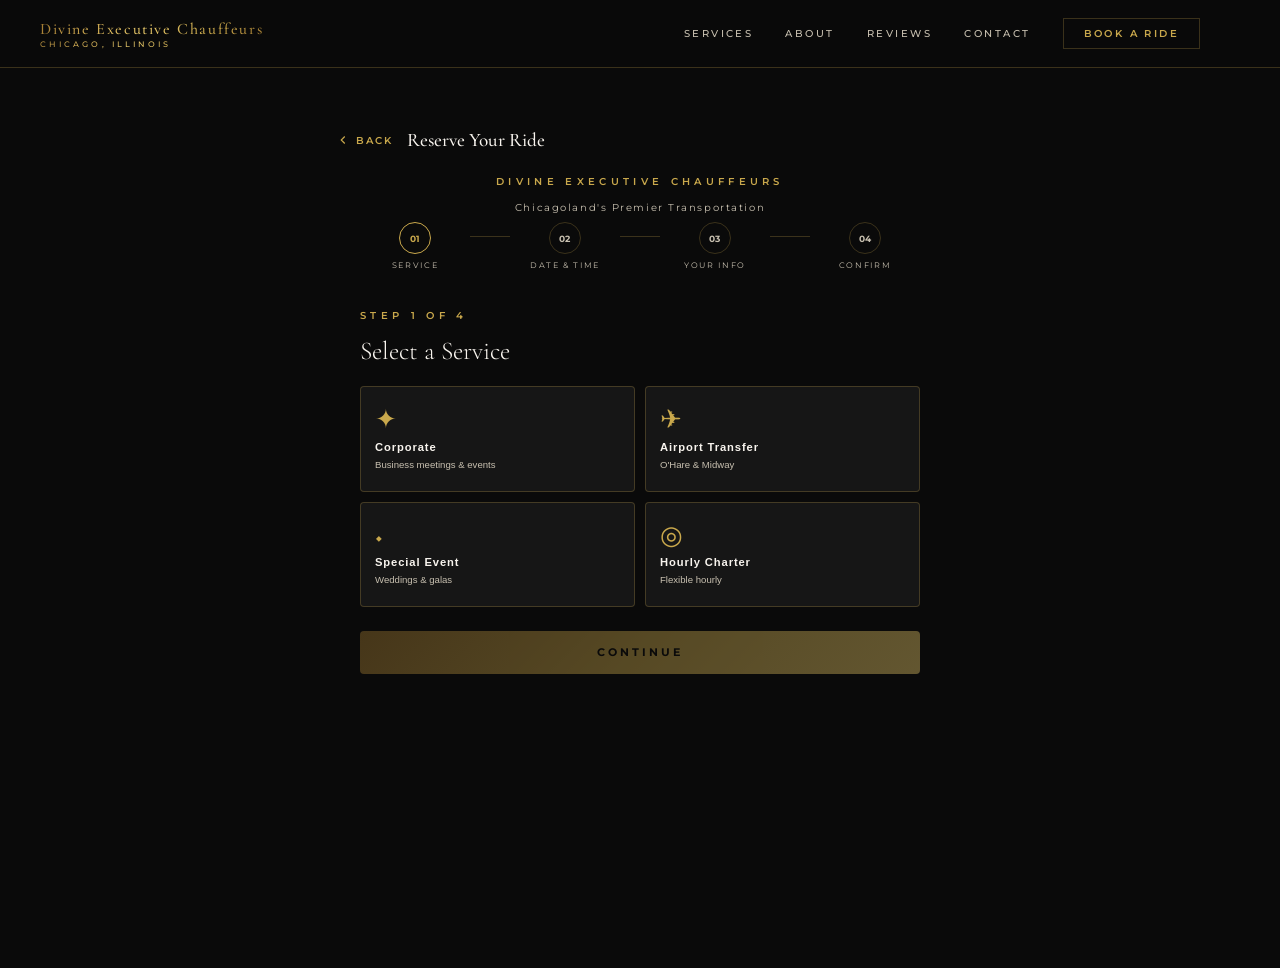
<file: booking.html>
<!DOCTYPE html>
<html lang="en">
<head>
<meta charset="UTF-8">
<meta name="viewport" content="width=device-width, initial-scale=1.0">
<title>Book a Ride | Divine Executive Chauffeurs</title>
<link rel="icon" type="image/svg+xml" href="favicon.svg">
<meta http-equiv="refresh" content="0; url=index.html?view=booking">
<script>
window.location.replace('index.html?view=booking');
</script>
</head>
<body>
<p>Redirecting to booking...</p>
</body>
</html>
</file>
